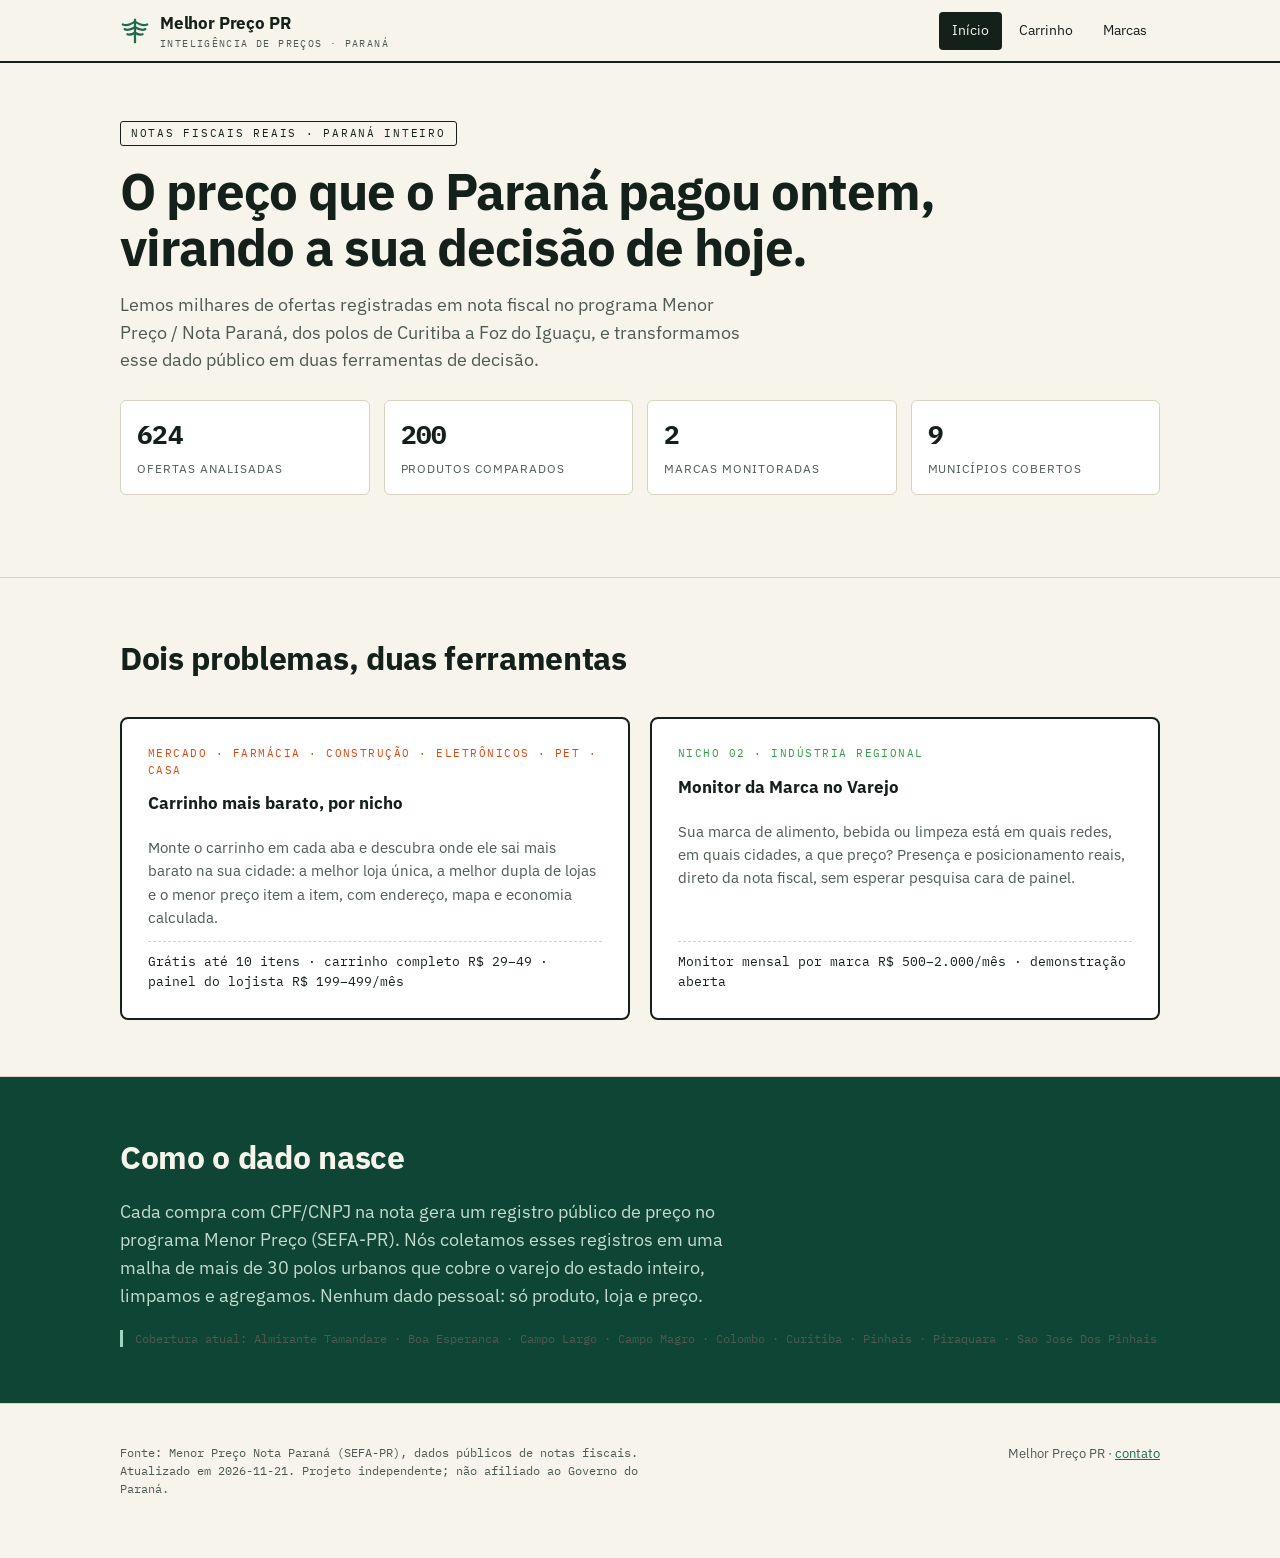
<file: index.html>
<!doctype html>
<html lang="pt-BR">
<head>
<meta charset="utf-8">
<meta name="viewport" content="width=device-width, initial-scale=1">
<title>Melhor Preço PR — inteligência de preços do varejo paranaense</title>
<meta name="description" content="Preços reais de notas fiscais do Paraná inteiro, transformados em decisão: orçamento de obra otimizado e monitor de marca no varejo.">
<link rel="preconnect" href="https://fonts.googleapis.com">
<link rel="preconnect" href="https://fonts.gstatic.com" crossorigin>
<link href="https://fonts.googleapis.com/css2?family=IBM+Plex+Mono:wght@400;600&family=IBM+Plex+Sans:wght@400;600;700&display=swap" rel="stylesheet">
<link rel="stylesheet" href="assets/css/style.css">
<link rel="icon" href="data:image/svg+xml,%3Csvg xmlns='http://www.w3.org/2000/svg' viewBox='0 0 32 32'%3E%3Ctext y='26' font-size='26'%3E🌲%3C/text%3E%3C/svg%3E">
</head>
<body>

<header class="topo">
  <div class="wrap">
    <a class="logo" href="./">
      <svg viewBox="0 0 32 32" fill="none" aria-hidden="true">
        <path d="M16 3 L16 29" stroke="#1e6b4f" stroke-width="2.4"/>
        <path d="M16 6 C10 10 5 10 3 9 M16 6 C22 10 27 10 29 9" stroke="#1e6b4f" stroke-width="2.4" stroke-linecap="round"/>
        <path d="M16 12 C11 15 7 15 5 14 M16 12 C21 15 25 15 27 14" stroke="#1e6b4f" stroke-width="2.4" stroke-linecap="round"/>
        <path d="M16 18 C12 20 9 20 8 19.5 M16 18 C20 20 23 20 24 19.5" stroke="#1e6b4f" stroke-width="2.4" stroke-linecap="round"/>
      </svg>
      <span><b>Melhor Preço PR</b><small>inteligência de preços · Paraná</small></span>
    </a>
    <nav>
      <a href="./" class="ativo">Início</a>
      <a href="carrinho/">Carrinho</a>
      <a href="industria/">Marcas</a>
    </nav>
  </div>
</header>

<section class="faixa">
  <div class="wrap">
    <span class="selo">Notas fiscais reais · Paraná inteiro</span>
    <h1>O preço que o Paraná pagou ontem,<br>virando a sua decisão de hoje.</h1>
    <p class="chamada">
      Lemos milhares de ofertas registradas em nota fiscal no programa
      Menor Preço / Nota Paraná, dos polos de Curitiba a Foz do Iguaçu,
      e transformamos esse dado público em duas ferramentas de decisão.
    </p>
    <div class="kpis" id="kpis">
      <div class="kpi"><b class="num" id="kpi-ofertas">—</b><span>ofertas analisadas</span></div>
      <div class="kpi"><b class="num" id="kpi-produtos">—</b><span>produtos comparados</span></div>
      <div class="kpi"><b class="num" id="kpi-marcas">—</b><span>marcas monitoradas</span></div>
      <div class="kpi"><b class="num" id="kpi-muns">—</b><span>municípios cobertos</span></div>
    </div>
  </div>
</section>

<section class="faixa">
  <div class="wrap">
    <h2>Dois problemas, duas ferramentas</h2>
    <div class="nichos">
      <a class="nicho nicho-obra" href="carrinho/">
        <span class="tag">Mercado · Farmácia · Construção · Eletrônicos · Pet · Casa</span>
        <h3>Carrinho mais barato, por nicho</h3>
        <p>Monte o carrinho em cada aba e descubra onde ele sai mais barato
          na sua cidade: a melhor loja única, a melhor dupla de lojas e o
          menor preço item a item, com endereço, mapa e economia calculada.</p>
        <span class="preco-ancora">Grátis até 10 itens · carrinho completo R$ 29–49 · painel do lojista R$ 199–499/mês</span>
      </a>
      <a class="nicho nicho-industria" href="industria/">
        <span class="tag">Nicho 02 · Indústria regional</span>
        <h3>Monitor da Marca no Varejo</h3>
        <p>Sua marca de alimento, bebida ou limpeza está em quais redes, em
          quais cidades, a que preço? Presença e posicionamento reais,
          direto da nota fiscal, sem esperar pesquisa cara de painel.</p>
        <span class="preco-ancora">Monitor mensal por marca R$ 500–2.000/mês · demonstração aberta</span>
      </a>
    </div>
  </div>
</section>

<section class="faixa faixa-escura">
  <div class="wrap">
    <h2>Como o dado nasce</h2>
    <p class="chamada">
      Cada compra com CPF/CNPJ na nota gera um registro público de preço no
      programa Menor Preço (SEFA-PR). Nós coletamos esses registros em uma
      malha de mais de 30 polos urbanos que cobre o varejo do estado inteiro,
      limpamos e agregamos. Nenhum dado pessoal: só produto, loja e preço.
    </p>
    <p class="aviso-dados" style="border-color:#9ad8bf">
      Cobertura atual: <span class="num" id="lista-muns">carregando…</span>
    </p>
  </div>
</section>

<footer>
  <div class="wrap">
    <div class="fonte">
      Fonte: Menor Preço Nota Paraná (SEFA-PR), dados públicos de notas
      fiscais. Atualizado em <span class="num" id="atualizado">—</span>.
      Projeto independente; não afiliado ao Governo do Paraná.
    </div>
    <div>Melhor Preço PR · <a href="mailto:avnerpaesgomes@gmail.com">contato</a></div>
  </div>
</footer>

<script>
fetch("data/meta.json").then(r => r.json()).then(m => {
  const f = n => n.toLocaleString("pt-BR");
  document.getElementById("kpi-ofertas").textContent = f(m.n_ofertas);
  document.getElementById("kpi-produtos").textContent = f(m.n_produtos);
  document.getElementById("kpi-marcas").textContent = f(m.n_marcas);
  document.getElementById("kpi-muns").textContent = f(m.n_municipios);
  document.getElementById("atualizado").textContent = m.atualizado_em;
  document.getElementById("lista-muns").textContent = m.municipios.join(" · ");
});
</script>
</body>
</html>
</file>
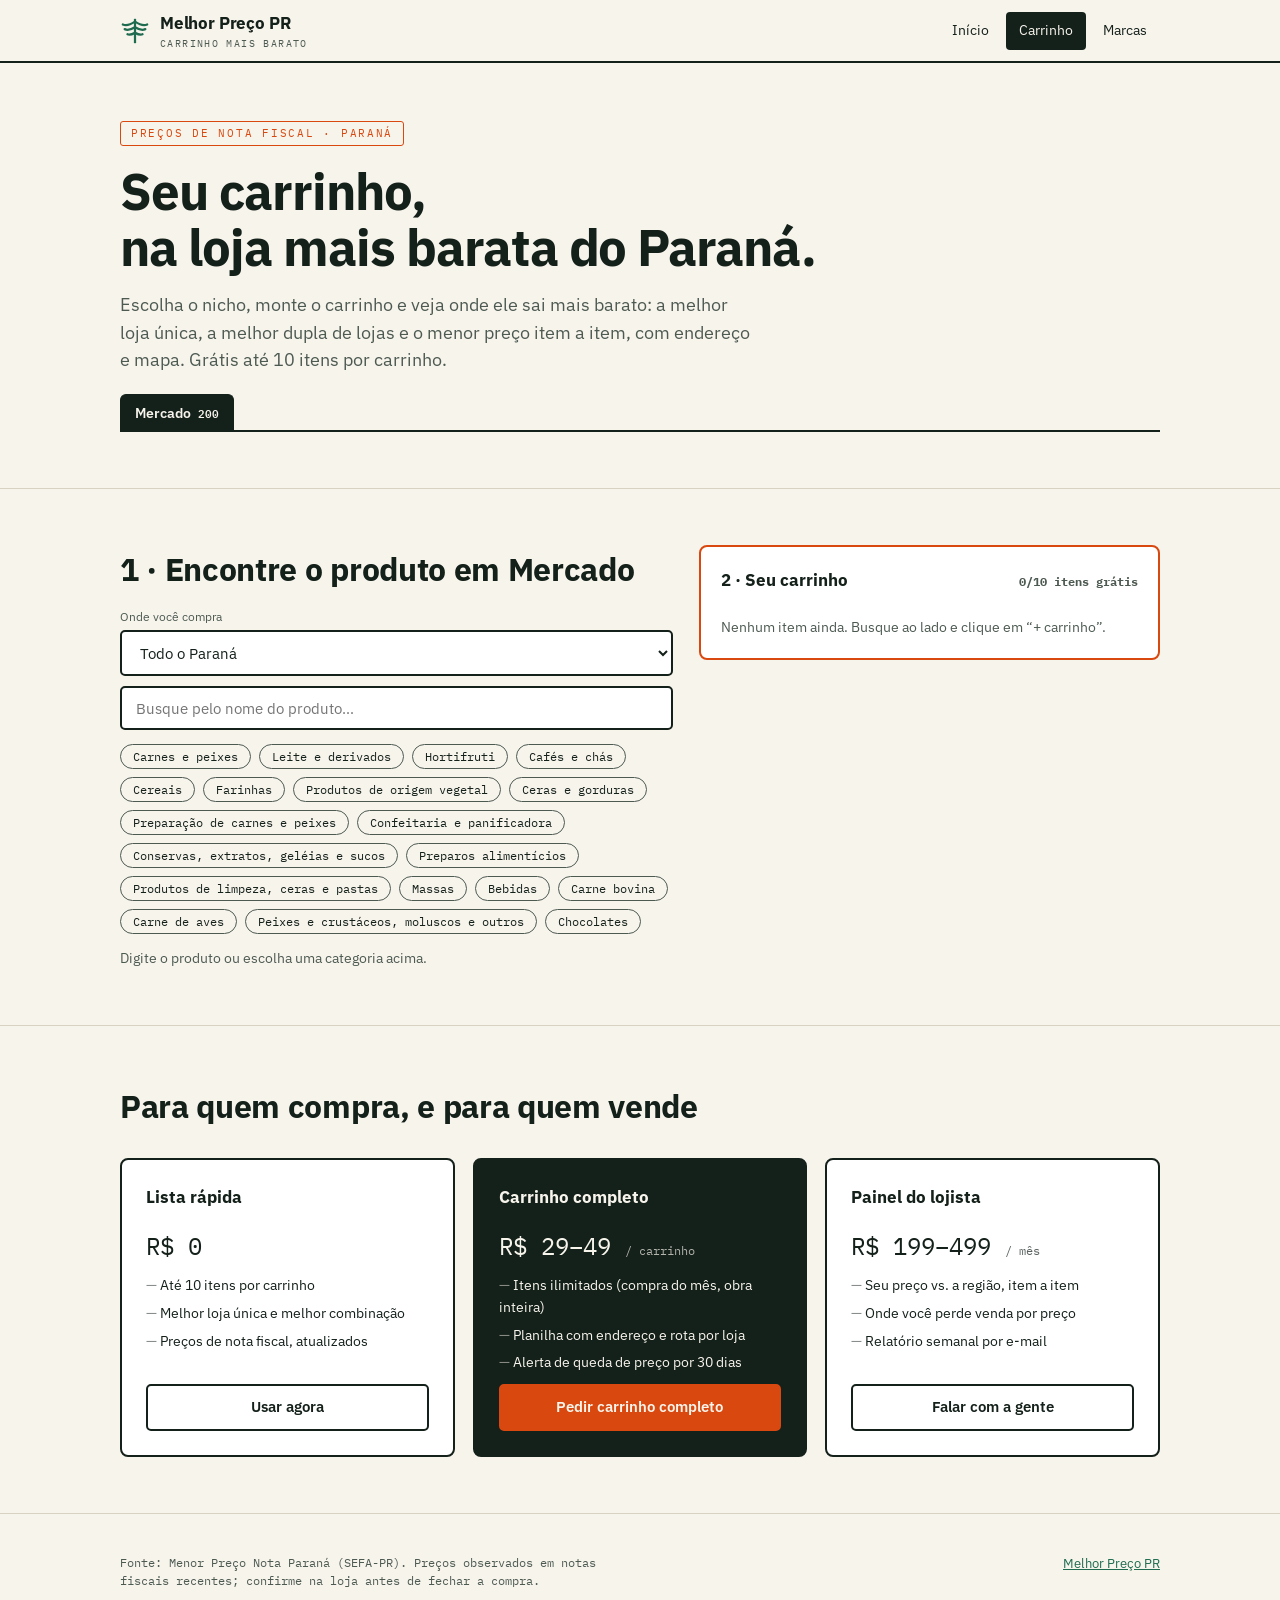
<file: carrinho/index.html>
<!doctype html>
<html lang="pt-BR">
<head>
<meta charset="utf-8">
<meta name="viewport" content="width=device-width, initial-scale=1">
<title>Carrinho mais barato · Melhor Preço PR</title>
<meta name="description" content="Monte seu carrinho de mercado, farmácia, construção, eletrônicos e mais, e veja em qual loja do Paraná ele sai mais barato, com endereço e mapa.">
<link rel="preconnect" href="https://fonts.googleapis.com">
<link rel="preconnect" href="https://fonts.gstatic.com" crossorigin>
<link href="https://fonts.googleapis.com/css2?family=IBM+Plex+Mono:wght@400;600&family=IBM+Plex+Sans:wght@400;600;700&display=swap" rel="stylesheet">
<link rel="stylesheet" href="../assets/css/style.css">
<link rel="icon" href="data:image/svg+xml,%3Csvg xmlns='http://www.w3.org/2000/svg' viewBox='0 0 32 32'%3E%3Ctext y='26' font-size='26'%3E🛒%3C/text%3E%3C/svg%3E">
</head>
<body>

<header class="topo">
  <div class="wrap">
    <a class="logo" href="../">
      <svg viewBox="0 0 32 32" fill="none" aria-hidden="true">
        <path d="M16 3 L16 29" stroke="#1e6b4f" stroke-width="2.4"/>
        <path d="M16 6 C10 10 5 10 3 9 M16 6 C22 10 27 10 29 9" stroke="#1e6b4f" stroke-width="2.4" stroke-linecap="round"/>
        <path d="M16 12 C11 15 7 15 5 14 M16 12 C21 15 25 15 27 14" stroke="#1e6b4f" stroke-width="2.4" stroke-linecap="round"/>
        <path d="M16 18 C12 20 9 20 8 19.5 M16 18 C20 20 23 20 24 19.5" stroke="#1e6b4f" stroke-width="2.4" stroke-linecap="round"/>
      </svg>
      <span><b>Melhor Preço PR</b><small>carrinho mais barato</small></span>
    </a>
    <nav>
      <a href="../">Início</a>
      <a href="./" class="ativo">Carrinho</a>
      <a href="../industria/">Marcas</a>
    </nav>
  </div>
</header>

<section class="faixa">
  <div class="wrap">
    <span class="selo" style="color:var(--obra)">Preços de nota fiscal · Paraná</span>
    <h1>Seu carrinho,<br>na loja mais barata do Paraná.</h1>
    <p class="chamada">
      Escolha o nicho, monte o carrinho e veja onde ele sai mais barato:
      a melhor loja única, a melhor dupla de lojas e o menor preço item a
      item, com endereço e mapa. Grátis até 10 itens por carrinho.
    </p>
    <div class="abas" id="abas" role="tablist"></div>
  </div>
</section>

<section class="faixa">
  <div class="wrap duas-colunas">
    <div>
      <h2>1 · Encontre o produto em <span id="nome-nicho">…</span></h2>
      <label class="rotulo" for="municipio">Onde você compra</label>
      <select id="municipio"><option value="">Todo o Paraná</option></select>
      <input type="search" id="busca" placeholder="Busque pelo nome do produto…" autocomplete="off" style="margin-top:10px">
      <div class="chips" id="chips-cat"></div>
      <div class="resultados" id="resultados"></div>
    </div>

    <div class="painel painel-obra">
      <h3>2 · Seu carrinho <span class="contador"><span id="n-itens">0</span>/10 itens grátis</span></h3>
      <ul class="lista-orc" id="lista"></ul>
      <p id="lista-vazia" class="dica">Nenhum item ainda. Busque ao lado e clique em “+ carrinho”.</p>
      <div class="veredito" id="veredito" hidden>
        <h3>3 · Onde comprar</h3>
        <div id="loja-unica"></div>
        <div id="dupla"></div>
        <div id="combo"></div>
        <div class="economia" id="economia"></div>
      </div>
    </div>
  </div>
</section>

<section class="faixa" id="planos">
  <div class="wrap">
    <h2>Para quem compra, e para quem vende</h2>
    <div class="planos">
      <div class="plano">
        <h3>Lista rápida</h3>
        <div class="valor-plano">R$ 0</div>
        <ul>
          <li>Até 10 itens por carrinho</li>
          <li>Melhor loja única e melhor combinação</li>
          <li>Preços de nota fiscal, atualizados</li>
        </ul>
        <a class="btn btn-vazado" href="#">Usar agora</a>
      </div>
      <div class="plano destaque">
        <h3>Carrinho completo</h3>
        <div class="valor-plano">R$ 29–49 <small>/ carrinho</small></div>
        <ul>
          <li>Itens ilimitados (compra do mês, obra inteira)</li>
          <li>Planilha com endereço e rota por loja</li>
          <li>Alerta de queda de preço por 30 dias</li>
        </ul>
        <a class="btn btn-obra" href="mailto:avnerpaesgomes@gmail.com?subject=Carrinho completo — Melhor Preço PR">Pedir carrinho completo</a>
      </div>
      <div class="plano">
        <h3>Painel do lojista</h3>
        <div class="valor-plano">R$ 199–499 <small>/ mês</small></div>
        <ul>
          <li>Seu preço vs. a região, item a item</li>
          <li>Onde você perde venda por preço</li>
          <li>Relatório semanal por e-mail</li>
        </ul>
        <a class="btn btn-vazado" href="mailto:avnerpaesgomes@gmail.com?subject=Painel do lojista — Melhor Preço PR">Falar com a gente</a>
      </div>
    </div>
  </div>
</section>

<footer>
  <div class="wrap">
    <div class="fonte">
      Fonte: Menor Preço Nota Paraná (SEFA-PR). Preços observados em notas
      fiscais recentes; confirme na loja antes de fechar a compra.
    </div>
    <div><a href="../">Melhor Preço PR</a></div>
  </div>
</footer>

<dialog id="modal-limite">
  <h3>Seu carrinho passou de 10 itens 🛒</h3>
  <p>O plano grátis compara até 10 itens por carrinho. Para a compra
     inteira, com planilha final, endereços e alerta de preço por 30 dias,
     peça o carrinho completo (R$ 29–49, entrega em até 1 dia útil).</p>
  <div class="acoes">
    <a class="btn btn-obra" href="mailto:avnerpaesgomes@gmail.com?subject=Carrinho completo — Melhor Preço PR">Pedir carrinho completo</a>
    <button class="btn btn-vazado" id="fechar-modal">Continuar com 10</button>
  </div>
</dialog>

<script src="../assets/js/carrinho.js"></script>
</body>
</html>
</file>
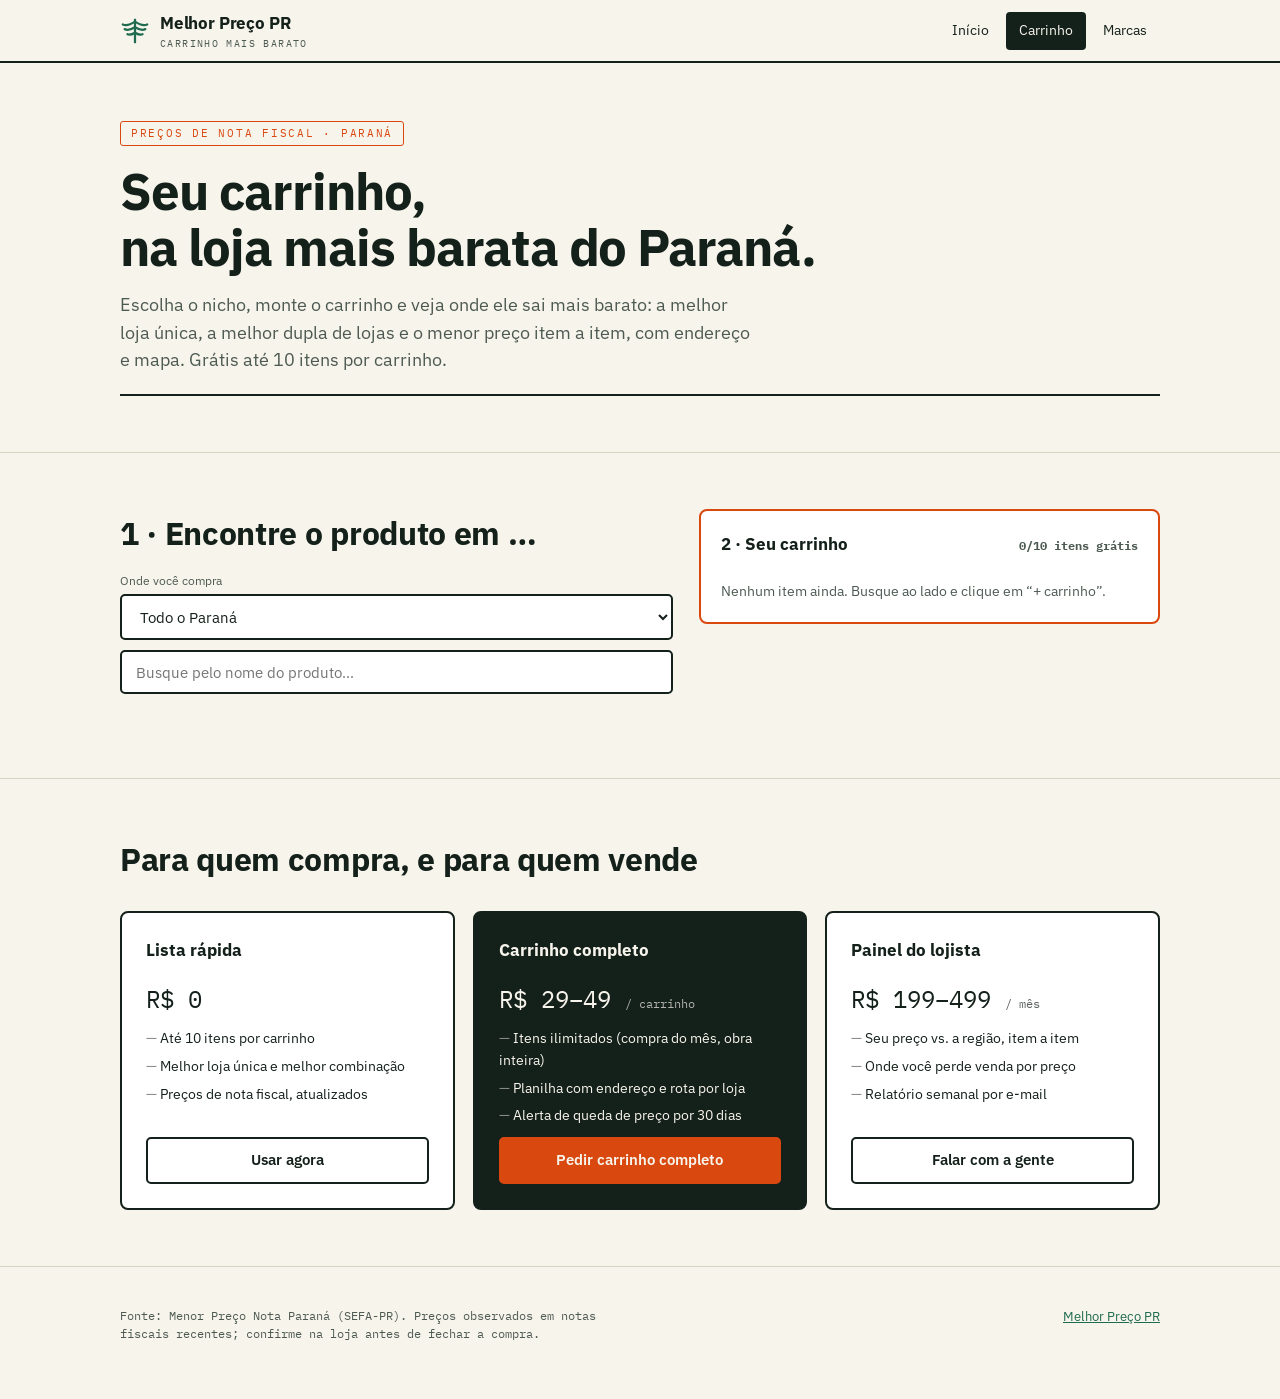
<file: construcao/index.html>
<!doctype html>
<html lang="pt-BR"><head><meta charset="utf-8">
<title>Orçamento de Obra · Melhor Preço PR</title>
<meta http-equiv="refresh" content="0; url=../carrinho/#construcao">
<link rel="canonical" href="../carrinho/#construcao">
</head><body><a href="../carrinho/#construcao">Ir para o carrinho de construção</a></body></html>
</file>
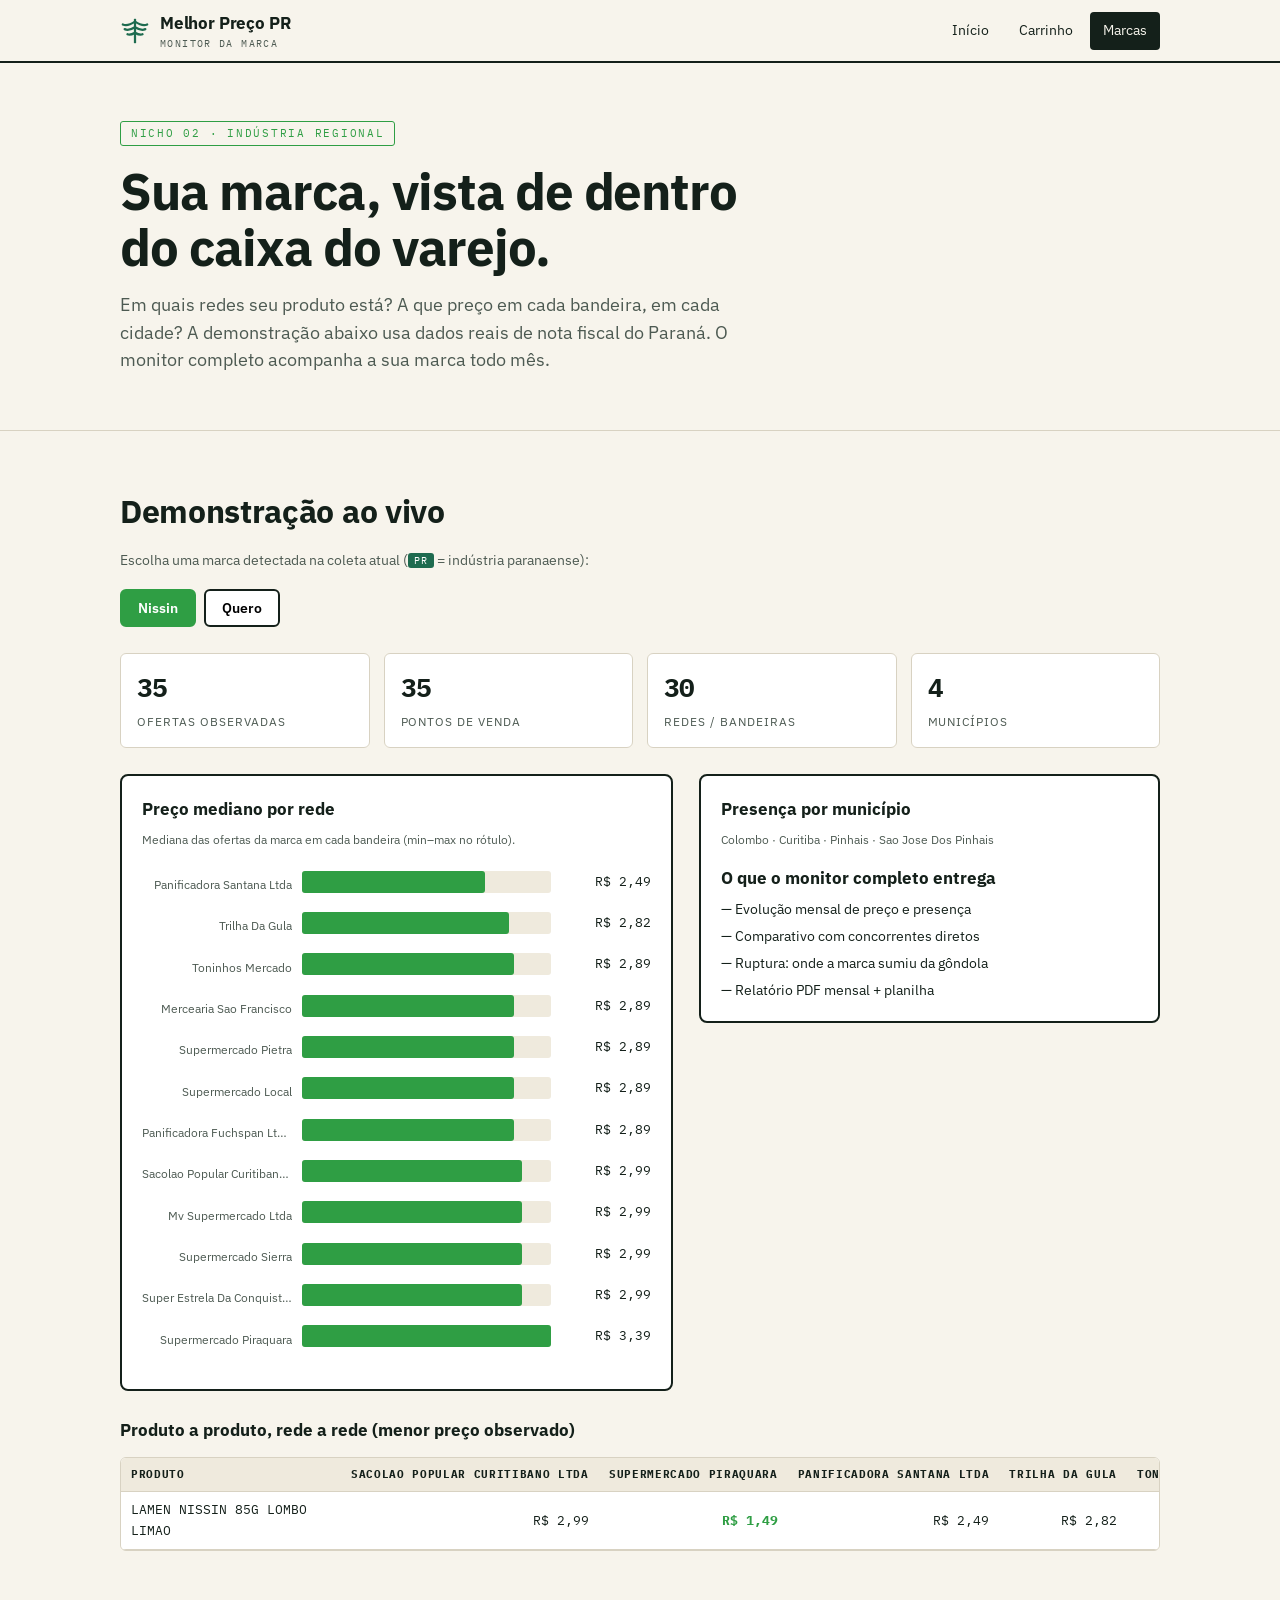
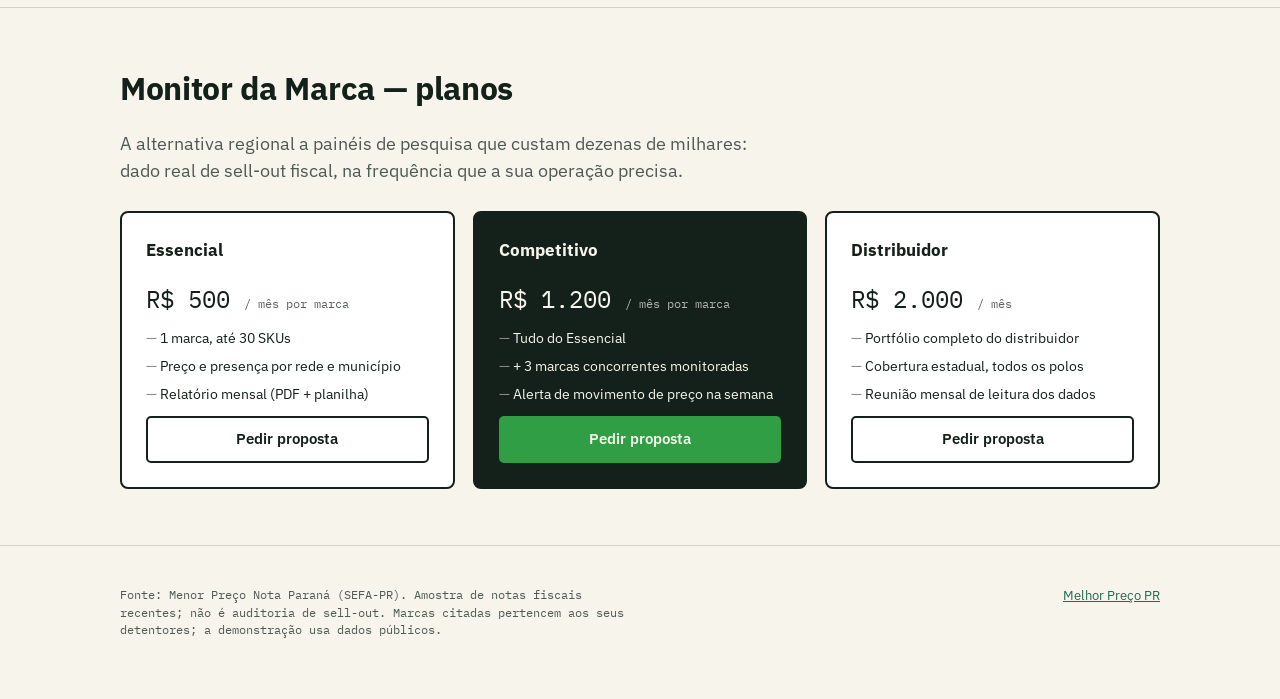
<file: industria/index.html>
<!doctype html>
<html lang="pt-BR">
<head>
<meta charset="utf-8">
<meta name="viewport" content="width=device-width, initial-scale=1">
<title>Monitor da Marca — Melhor Preço PR</title>
<meta name="description" content="Presença e preço da sua marca no varejo do Paraná, direto das notas fiscais: por rede, por município, produto a produto.">
<link rel="preconnect" href="https://fonts.googleapis.com">
<link rel="preconnect" href="https://fonts.gstatic.com" crossorigin>
<link href="https://fonts.googleapis.com/css2?family=IBM+Plex+Mono:wght@400;600&family=IBM+Plex+Sans:wght@400;600;700&display=swap" rel="stylesheet">
<link rel="stylesheet" href="../assets/css/style.css">
<link rel="icon" href="data:image/svg+xml,%3Csvg xmlns='http://www.w3.org/2000/svg' viewBox='0 0 32 32'%3E%3Ctext y='26' font-size='26'%3E📈%3C/text%3E%3C/svg%3E">
</head>
<body>

<header class="topo">
  <div class="wrap">
    <a class="logo" href="../">
      <svg viewBox="0 0 32 32" fill="none" aria-hidden="true">
        <path d="M16 3 L16 29" stroke="#1e6b4f" stroke-width="2.4"/>
        <path d="M16 6 C10 10 5 10 3 9 M16 6 C22 10 27 10 29 9" stroke="#1e6b4f" stroke-width="2.4" stroke-linecap="round"/>
        <path d="M16 12 C11 15 7 15 5 14 M16 12 C21 15 25 15 27 14" stroke="#1e6b4f" stroke-width="2.4" stroke-linecap="round"/>
        <path d="M16 18 C12 20 9 20 8 19.5 M16 18 C20 20 23 20 24 19.5" stroke="#1e6b4f" stroke-width="2.4" stroke-linecap="round"/>
      </svg>
      <span><b>Melhor Preço PR</b><small>monitor da marca</small></span>
    </a>
    <nav>
      <a href="../">Início</a>
      <a href="../carrinho/">Carrinho</a>
      <a href="./" class="ativo">Marcas</a>
    </nav>
  </div>
</header>

<section class="faixa">
  <div class="wrap">
    <span class="selo" style="color:var(--industria)">Nicho 02 · Indústria regional</span>
    <h1>Sua marca, vista de dentro<br>do caixa do varejo.</h1>
    <p class="chamada">
      Em quais redes seu produto está? A que preço em cada bandeira, em cada
      cidade? A demonstração abaixo usa dados reais de nota fiscal do Paraná.
      O monitor completo acompanha a sua marca todo mês.
    </p>
  </div>
</section>

<section class="faixa">
  <div class="wrap">
    <h2>Demonstração ao vivo</h2>
    <p style="color:var(--tinta-fraca);font-size:0.9rem">
      Escolha uma marca detectada na coleta atual
      (<span class="selo-pr" style="vertical-align:middle">PR</span> = indústria paranaense):
    </p>
    <div class="grade-marcas" id="grade-marcas"></div>

    <div id="painel-marca" hidden>
      <div class="kpis">
        <div class="kpi"><b class="num" id="k-ofertas">—</b><span>ofertas observadas</span></div>
        <div class="kpi"><b class="num" id="k-lojas">—</b><span>pontos de venda</span></div>
        <div class="kpi"><b class="num" id="k-redes">—</b><span>redes / bandeiras</span></div>
        <div class="kpi"><b class="num" id="k-muns">—</b><span>municípios</span></div>
      </div>

      <div class="duas-colunas">
        <div class="painel">
          <h3>Preço mediano por rede</h3>
          <p style="font-size:0.78rem;color:var(--tinta-fraca)">
            Mediana das ofertas da marca em cada bandeira (min–max no rótulo).</p>
          <div class="barras" id="barras-redes"></div>
        </div>
        <div class="painel">
          <h3>Presença por município</h3>
          <p style="font-size:0.78rem;color:var(--tinta-fraca)" id="muns-marca"></p>
          <h3 style="margin-top:16px">O que o monitor completo entrega</h3>
          <ul style="font-size:0.85rem;list-style:none;display:flex;flex-direction:column;gap:6px">
            <li>— Evolução mensal de preço e presença</li>
            <li>— Comparativo com concorrentes diretos</li>
            <li>— Ruptura: onde a marca sumiu da gôndola</li>
            <li>— Relatório PDF mensal + planilha</li>
          </ul>
        </div>
      </div>

      <h3 style="margin-top:26px">Produto a produto, rede a rede (menor preço observado)</h3>
      <div class="matriz-scroll">
        <table class="matriz" id="matriz"></table>
      </div>
    </div>
  </div>
</section>

<section class="faixa" id="planos">
  <div class="wrap">
    <h2>Monitor da Marca — planos</h2>
    <p class="chamada" style="margin-bottom:6px">
      A alternativa regional a painéis de pesquisa que custam dezenas de
      milhares: dado real de sell-out fiscal, na frequência que a sua
      operação precisa.
    </p>
    <div class="planos">
      <div class="plano">
        <h3>Essencial</h3>
        <div class="valor-plano">R$ 500 <small>/ mês por marca</small></div>
        <ul>
          <li>1 marca, até 30 SKUs</li>
          <li>Preço e presença por rede e município</li>
          <li>Relatório mensal (PDF + planilha)</li>
        </ul>
        <a class="btn btn-vazado" href="mailto:avnerpaesgomes@gmail.com?subject=Monitor da Marca — plano Essencial">Pedir proposta</a>
      </div>
      <div class="plano destaque">
        <h3>Competitivo</h3>
        <div class="valor-plano">R$ 1.200 <small>/ mês por marca</small></div>
        <ul>
          <li>Tudo do Essencial</li>
          <li>+ 3 marcas concorrentes monitoradas</li>
          <li>Alerta de movimento de preço na semana</li>
        </ul>
        <a class="btn btn-industria" href="mailto:avnerpaesgomes@gmail.com?subject=Monitor da Marca — plano Competitivo">Pedir proposta</a>
      </div>
      <div class="plano">
        <h3>Distribuidor</h3>
        <div class="valor-plano">R$ 2.000 <small>/ mês</small></div>
        <ul>
          <li>Portfólio completo do distribuidor</li>
          <li>Cobertura estadual, todos os polos</li>
          <li>Reunião mensal de leitura dos dados</li>
        </ul>
        <a class="btn btn-vazado" href="mailto:avnerpaesgomes@gmail.com?subject=Monitor da Marca — plano Distribuidor">Pedir proposta</a>
      </div>
    </div>
  </div>
</section>

<footer>
  <div class="wrap">
    <div class="fonte">
      Fonte: Menor Preço Nota Paraná (SEFA-PR). Amostra de notas fiscais
      recentes; não é auditoria de sell-out. Marcas citadas pertencem aos
      seus detentores; a demonstração usa dados públicos.
    </div>
    <div><a href="../">Melhor Preço PR</a></div>
  </div>
</footer>

<script src="../assets/js/marca.js"></script>
</body>
</html>
</file>
<file: assets/css/style.css>
/* Melhor Preço PR — design system
   Estética: relatório de inteligência regional. Papel, tinta, monospace
   para números, régua fina, verde-araucária como cor institucional. */

:root {
  --papel: #f7f4ec;
  --papel-2: #efeadd;
  --tinta: #14201a;
  --tinta-fraca: #4d5a52;
  --regua: #d8d2c2;
  --verde: #1e6b4f;
  --verde-escuro: #0f4534;
  --obra: #d9480f;
  --obra-claro: #fff0e6;
  --industria: #2f9e44;
  --industria-claro: #e9f7ec;
  --alerta: #b02a37;
  --sans: "IBM Plex Sans", system-ui, -apple-system, sans-serif;
  --mono: "IBM Plex Mono", ui-monospace, "Cascadia Mono", monospace;
}

* { box-sizing: border-box; margin: 0; padding: 0; }

html { scroll-behavior: smooth; }

body {
  font-family: var(--sans);
  background: var(--papel);
  color: var(--tinta);
  line-height: 1.55;
  font-size: 16px;
}

.wrap { max-width: 1080px; margin: 0 auto; padding: 0 20px; }

a { color: var(--verde); }

/* ---------- topo ---------- */
.topo {
  border-bottom: 2px solid var(--tinta);
  background: var(--papel);
  position: sticky; top: 0; z-index: 40;
}
.topo .wrap {
  display: flex; align-items: center; gap: 14px;
  padding-top: 10px; padding-bottom: 10px;
}
.logo { display: flex; align-items: center; gap: 10px; text-decoration: none; color: var(--tinta); }
.logo svg { width: 30px; height: 30px; }
.logo b { font-size: 1.05rem; letter-spacing: -0.01em; }
.logo small {
  display: block; font-family: var(--mono); font-size: 0.62rem;
  color: var(--tinta-fraca); letter-spacing: 0.14em; text-transform: uppercase;
}
.topo nav { margin-left: auto; display: flex; gap: 4px; }
.topo nav a {
  text-decoration: none; color: var(--tinta); font-size: 0.88rem;
  padding: 7px 12px; border: 1px solid transparent; border-radius: 4px;
}
.topo nav a:hover { border-color: var(--tinta); }
.topo nav a.ativo { background: var(--tinta); color: var(--papel); }

/* ---------- blocos ---------- */
.faixa { padding: 56px 0; border-bottom: 1px solid var(--regua); }
.faixa-escura { background: var(--verde-escuro); color: var(--papel); }
.faixa-escura a { color: #9ad8bf; }

.selo {
  display: inline-block; font-family: var(--mono); font-size: 0.68rem;
  letter-spacing: 0.16em; text-transform: uppercase;
  border: 1px solid currentColor; border-radius: 3px;
  padding: 3px 10px; margin-bottom: 18px;
}

h1 { font-size: clamp(2rem, 5vw, 3.2rem); line-height: 1.08; letter-spacing: -0.02em; }
h2 { font-size: clamp(1.4rem, 3vw, 2rem); letter-spacing: -0.01em; margin-bottom: 12px; }
h3 { font-size: 1.05rem; margin-bottom: 8px; }

.chamada { font-size: 1.12rem; color: var(--tinta-fraca); max-width: 640px; margin-top: 16px; }
.faixa-escura .chamada { color: #c4dccf; }

.num { font-family: var(--mono); font-variant-numeric: tabular-nums; }

/* ---------- cartões dos nichos ---------- */
.nichos { display: grid; grid-template-columns: repeat(auto-fit, minmax(300px, 1fr)); gap: 20px; margin-top: 34px; }
.nicho {
  border: 2px solid var(--tinta); border-radius: 8px; background: #fff;
  padding: 26px; display: flex; flex-direction: column; gap: 12px;
  text-decoration: none; color: var(--tinta);
  transition: transform 0.12s ease, box-shadow 0.12s ease;
}
.nicho:hover { transform: translate(-2px, -2px); box-shadow: 4px 4px 0 var(--tinta); }
.nicho .tag { font-family: var(--mono); font-size: 0.66rem; letter-spacing: 0.14em; text-transform: uppercase; }
.nicho-obra .tag { color: var(--obra); }
.nicho-industria .tag { color: var(--industria); }
.nicho p { color: var(--tinta-fraca); font-size: 0.94rem; }
.nicho .preco-ancora { font-family: var(--mono); font-size: 0.8rem; margin-top: auto; padding-top: 10px; border-top: 1px dashed var(--regua); }

/* ---------- kpis ---------- */
.kpis { display: grid; grid-template-columns: repeat(auto-fit, minmax(150px, 1fr)); gap: 14px; margin: 26px 0; }
.kpi { border: 1px solid var(--regua); border-radius: 6px; background: #fff; padding: 14px 16px; }
.kpi b { display: block; font-family: var(--mono); font-size: 1.6rem; letter-spacing: -0.02em; }
.kpi span { font-size: 0.78rem; color: var(--tinta-fraca); text-transform: uppercase; letter-spacing: 0.08em; }

/* ---------- botões ---------- */
.btn {
  display: inline-block; font-family: var(--sans); font-weight: 600;
  font-size: 0.92rem; text-decoration: none; cursor: pointer;
  border: 2px solid var(--tinta); border-radius: 5px;
  padding: 10px 20px; background: var(--tinta); color: var(--papel);
}
.btn:hover { background: var(--verde-escuro); border-color: var(--verde-escuro); }
.btn-vazado { background: transparent; color: var(--tinta); }
.btn-vazado:hover { background: var(--tinta); color: var(--papel); }
.btn-obra { background: var(--obra); border-color: var(--obra); }
.btn-obra:hover { background: #b93a09; border-color: #b93a09; }
.btn-industria { background: var(--industria); border-color: var(--industria); }
.btn-industria:hover { background: #25803a; border-color: #25803a; }

/* ---------- formulários ---------- */
input[type="search"], input[type="text"], select {
  font-family: var(--sans); font-size: 0.95rem;
  border: 2px solid var(--tinta); border-radius: 5px;
  padding: 10px 14px; background: #fff; color: var(--tinta); width: 100%;
}
input:focus, select:focus { outline: 3px solid rgba(30, 107, 79, 0.35); }

.chips { display: flex; flex-wrap: wrap; gap: 8px; margin: 14px 0; }
.chip {
  font-family: var(--mono); font-size: 0.72rem; cursor: pointer;
  border: 1px solid var(--tinta-fraca); border-radius: 99px;
  padding: 4px 12px; background: transparent; color: var(--tinta);
}
.chip.ativo { background: var(--tinta); color: var(--papel); border-color: var(--tinta); }

/* ---------- listas de resultado ---------- */
.resultados { display: flex; flex-direction: column; gap: 8px; margin-top: 14px; }
.item-res {
  display: flex; align-items: center; gap: 14px; flex-wrap: wrap;
  border: 1px solid var(--regua); border-radius: 6px; background: #fff;
  padding: 10px 14px;
}
.item-res .desc { flex: 1 1 260px; font-size: 0.9rem; }
.item-res .faixa-preco { font-family: var(--mono); font-size: 0.85rem; white-space: nowrap; }
.item-res .n-lojas { font-family: var(--mono); font-size: 0.72rem; color: var(--tinta-fraca); white-space: nowrap; }

/* ---------- orçamento (nicho 1) ---------- */
.duas-colunas { display: grid; grid-template-columns: 1.2fr 1fr; gap: 26px; align-items: start; }
@media (max-width: 860px) { .duas-colunas { grid-template-columns: 1fr; } }

.painel {
  border: 2px solid var(--tinta); border-radius: 8px; background: #fff;
  padding: 20px;
}
.painel-obra { border-color: var(--obra); }
.painel h3 { display: flex; align-items: baseline; justify-content: space-between; }
.contador { font-family: var(--mono); font-size: 0.75rem; color: var(--tinta-fraca); }

.lista-orc { list-style: none; display: flex; flex-direction: column; gap: 6px; margin: 12px 0; }
.lista-orc li {
  display: flex; align-items: center; gap: 10px;
  border-bottom: 1px dashed var(--regua); padding: 6px 0; font-size: 0.87rem;
}
.lista-orc .qtd { display: flex; align-items: center; gap: 4px; }
.lista-orc .qtd button {
  width: 22px; height: 22px; border: 1px solid var(--tinta); background: #fff;
  border-radius: 3px; cursor: pointer; font-family: var(--mono); line-height: 1;
}
.lista-orc .qtd span { font-family: var(--mono); min-width: 20px; text-align: center; }
.lista-orc .rm { margin-left: auto; border: none; background: none; color: var(--alerta); cursor: pointer; font-size: 1rem; }

.veredito { border-top: 2px solid var(--tinta); margin-top: 14px; padding-top: 14px; }
.veredito .linha { display: flex; justify-content: space-between; gap: 10px; font-size: 0.9rem; padding: 4px 0; }
.veredito .linha b.num { font-size: 1.05rem; }
.economia { background: var(--industria-claro); border: 1px solid var(--industria); border-radius: 6px; padding: 10px 14px; margin-top: 10px; font-size: 0.92rem; }

.grupo-loja { border: 1px solid var(--regua); border-radius: 6px; padding: 10px 14px; margin-top: 8px; background: var(--papel); }
.grupo-loja h4 { font-size: 0.9rem; display: flex; justify-content: space-between; }
.grupo-loja ul { list-style: none; font-size: 0.82rem; color: var(--tinta-fraca); margin-top: 6px; }
.grupo-loja li { display: flex; justify-content: space-between; gap: 8px; padding: 2px 0; }

/* ---------- monitor de marca (nicho 2) ---------- */
.grade-marcas { display: flex; flex-wrap: wrap; gap: 8px; margin: 18px 0; }
.btn-marca {
  font-family: var(--sans); font-weight: 600; font-size: 0.88rem; cursor: pointer;
  border: 2px solid var(--tinta); border-radius: 6px; background: #fff;
  padding: 8px 16px; display: inline-flex; align-items: center; gap: 8px;
}
.btn-marca.ativo { background: var(--industria); border-color: var(--industria); color: #fff; }
.selo-pr {
  font-family: var(--mono); font-size: 0.6rem; letter-spacing: 0.1em;
  background: var(--verde); color: #fff; border-radius: 3px; padding: 1px 6px;
}
.btn-marca.ativo .selo-pr { background: #fff; color: var(--industria); }

.barras { display: flex; flex-direction: column; gap: 8px; margin: 16px 0; }
.barra-linha { display: grid; grid-template-columns: 150px 1fr 90px; gap: 10px; align-items: center; font-size: 0.85rem; }
.barra-linha .rotulo { text-align: right; white-space: nowrap; overflow: hidden; text-overflow: ellipsis; }
.barra-trilho { background: var(--papel-2); border-radius: 3px; height: 22px; position: relative; }
.barra-fill { position: absolute; inset: 0 auto 0 0; background: var(--industria); border-radius: 3px; min-width: 2px; }
.barra-linha .valor { font-family: var(--mono); font-size: 0.8rem; text-align: right; }

table.matriz { width: 100%; border-collapse: collapse; font-size: 0.82rem; background: #fff; }
.matriz-scroll { overflow-x: auto; border: 1px solid var(--regua); border-radius: 6px; margin-top: 14px; }
table.matriz th, table.matriz td { padding: 8px 10px; border-bottom: 1px solid var(--regua); text-align: right; white-space: nowrap; }
table.matriz th:first-child, table.matriz td:first-child { text-align: left; white-space: normal; min-width: 220px; }
table.matriz thead th { background: var(--papel-2); font-family: var(--mono); font-size: 0.7rem; text-transform: uppercase; letter-spacing: 0.06em; position: sticky; top: 0; }
table.matriz td { font-family: var(--mono); }
table.matriz td.melhor { color: var(--industria); font-weight: 700; }

/* ---------- planos / CTA ---------- */
.planos { display: grid; grid-template-columns: repeat(auto-fit, minmax(240px, 1fr)); gap: 18px; margin-top: 26px; }
.plano { border: 2px solid var(--tinta); border-radius: 8px; background: #fff; padding: 24px; display: flex; flex-direction: column; gap: 10px; }
.plano.destaque { background: var(--tinta); color: var(--papel); }
.plano .valor-plano { font-family: var(--mono); font-size: 1.5rem; }
.plano .valor-plano small { font-size: 0.75rem; color: inherit; opacity: 0.7; }
.plano ul { list-style: none; font-size: 0.88rem; display: flex; flex-direction: column; gap: 6px; }
.plano li::before { content: "— "; opacity: 0.5; }
.plano .btn { margin-top: auto; text-align: center; }

/* ---------- modal ---------- */
dialog {
  border: 2px solid var(--tinta); border-radius: 8px; padding: 30px;
  max-width: 460px; background: var(--papel); color: var(--tinta);
}
dialog::backdrop { background: rgba(20, 32, 26, 0.55); }
dialog h3 { font-size: 1.25rem; margin-bottom: 10px; }
dialog p { font-size: 0.92rem; color: var(--tinta-fraca); margin-bottom: 16px; }
dialog .acoes { display: flex; gap: 10px; flex-wrap: wrap; }

/* ---------- rodapé ---------- */
footer { padding: 40px 0 60px; color: var(--tinta-fraca); font-size: 0.82rem; }
footer .wrap { display: flex; flex-wrap: wrap; gap: 20px; justify-content: space-between; }
footer .fonte { font-family: var(--mono); font-size: 0.72rem; max-width: 520px; }

.aviso-dados {
  font-family: var(--mono); font-size: 0.72rem; color: var(--tinta-fraca);
  border-left: 3px solid var(--verde); padding-left: 12px; margin-top: 20px;
}

[hidden] { display: none !important; }

@media (max-width: 640px) {
  .topo nav a { padding: 6px 8px; font-size: 0.8rem; }
  .barra-linha { grid-template-columns: 100px 1fr 80px; }
}

/* ---------- carrinho por nicho ---------- */
.abas { display: flex; flex-wrap: wrap; gap: 6px; margin-top: 20px; border-bottom: 2px solid var(--tinta); }
.aba {
  font: 600 0.9rem var(--sans); padding: 8px 14px; cursor: pointer;
  background: var(--papel-2); color: var(--tinta); border: 1px solid var(--regua);
  border-bottom: none; border-radius: 6px 6px 0 0;
}
.aba .num { font-size: 0.7rem; color: var(--tinta-fraca); margin-left: 4px; }
.aba.ativo { background: var(--tinta); color: var(--papel); border-color: var(--tinta); }
.aba.ativo .num { color: var(--papel); }
.rotulo { display: block; font-size: 0.78rem; color: var(--tinta-fraca); margin: 10px 0 4px; }
.dica { font-size: 0.85rem; color: var(--tinta-fraca); }
.veredito .sub { font-size: 0.72rem; font-family: var(--mono); text-transform: uppercase; letter-spacing: 0.06em; color: var(--tinta-fraca); margin: 12px 0 2px; }
.veredito .vencedor { background: var(--obra-claro); border-radius: 6px; padding: 6px 8px; }
.local { display: block; color: var(--tinta-fraca); font-size: 0.76rem; }
.falta { color: var(--alerta); font-size: 0.8rem; }
</file>
